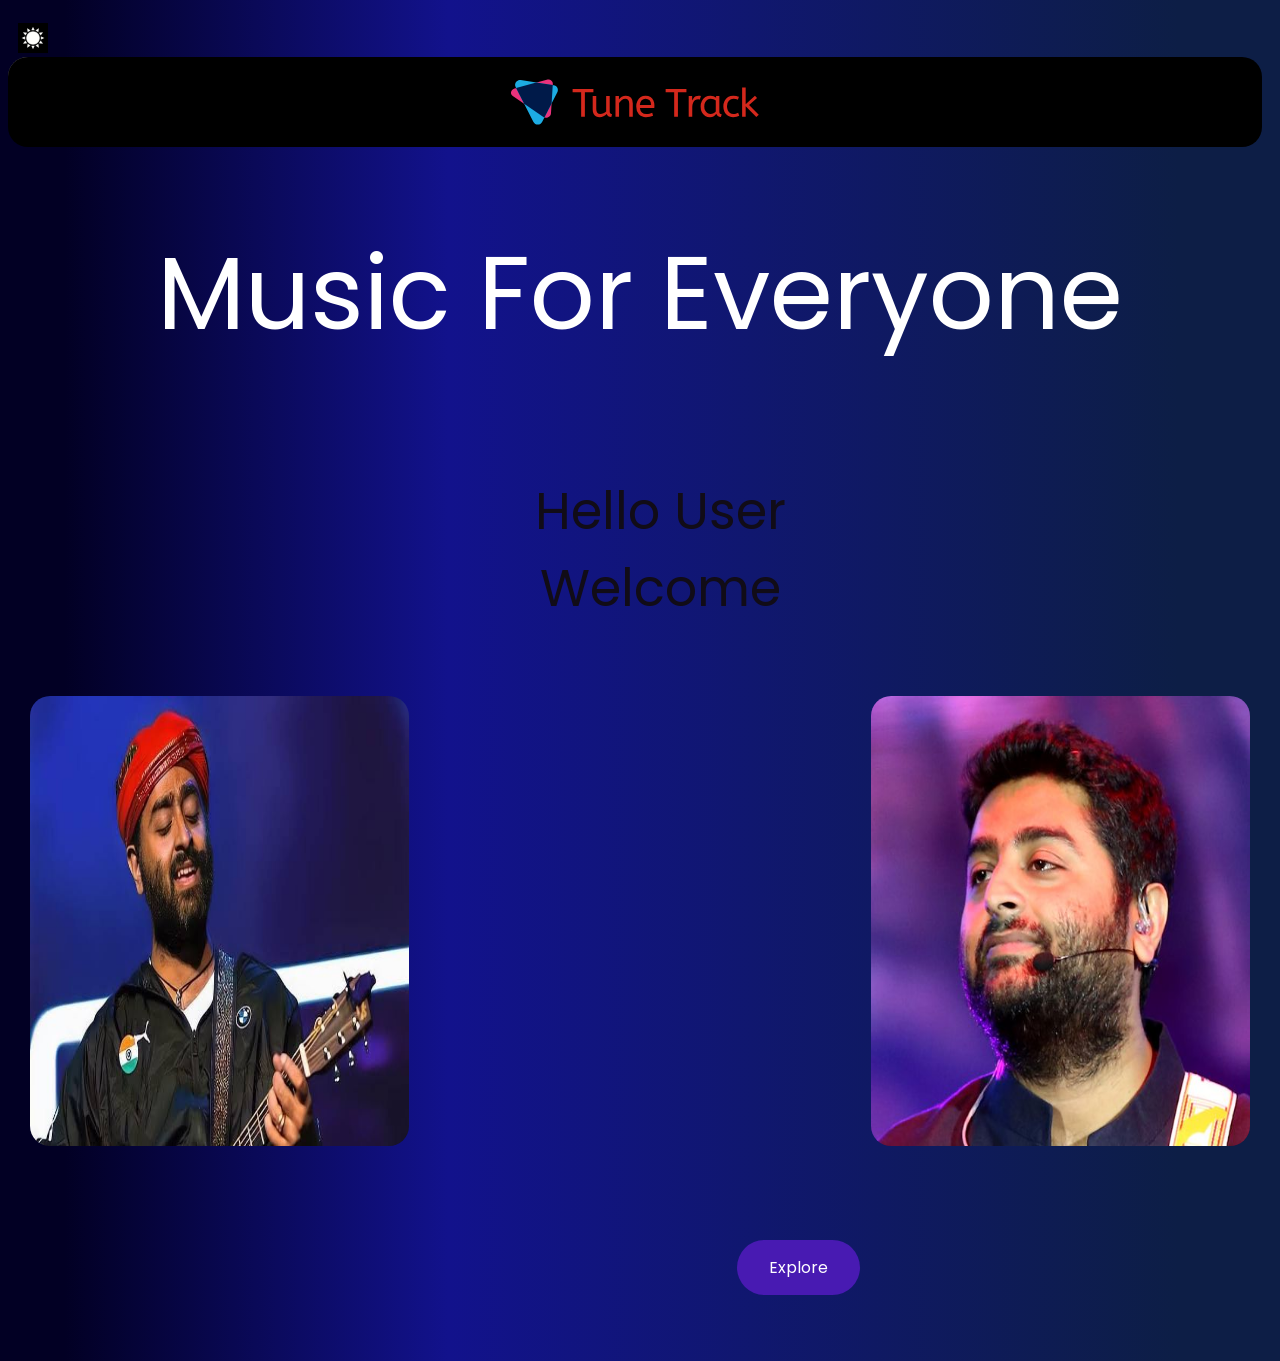
<file: home-page/home.html>
<!DOCTYPE html>
<html lang="en">

<head>
    <meta charset="UTF-8">
    <meta http-equiv="X-UA-Compatible" content="IE=edge">
    <meta name="viewport" content="width=device-width, initial-scale=1.0">
    <title>Home</title>
    <link rel="stylesheet" href="home.css">
    <link rel="stylesheet" href="https://unpkg.com/aos@next/dist/aos.css" />
    <link rel="icon" type="image/x-icon" href="/images/favicon.svg">
</head>

<body>
    <div class="light_dark">
        <img src="sun-icon.png" alt="" id="icon">
     </div>
    <audio src="kano-pichu-dako.mp3" class="myAudio" autoplay loop volume="1"></audio>
    <div class="nav-bar">
        <!-- <div class="vid">
            <video src="./Spotify.mp4" autoplay loop muted></video>-->
             <img height="150" width="250" src="/images/logo.svg" alt="">
        </div>
       
        <div class="signup-login">
            <a href="../sign-in-and-login/sign_up_form.html"><button class="signup">Sign Up</button></a>
            <a href="../sign-in-and-login/login_form.html"><button class="login">Login</button></a>
        </div>
    </div>

    <br>

    <!-- <div class="melody">
        <img src="./mel.png" alt="">
    </div> -->
    <p class="intro" data-aos="fade-up">Music For Everyone</p>
    <div class="wrapper">
        <ul class="dynamic">
            <li><span>Hello User</span></li>
            <li class="say"><span>Welcome To Say Music</span></li>
        </ul>
        <br>
    </div>

    <div class="container" data-aos="fade-in">
        <div class="box one" data-aos="fade-left">
            <div class="card">
                <div class="front-card">
                    <img src="./arijit.jpeg" alt="">
                </div>
                <div class="back-card fst">
                    Say Music is a Tune Track dedicated to the all time no. 1 singer Arijit Singh
                </div>
            </div>
        </div>
        <div class="box two" data-aos="fade-left">

            <div class="card mid">
                <div class="front-card">
                    <iframe src="https://giphy.com/embed/RNsy0PmZj6Ajpff1Qm" width="80%" height="80%"
                        style="position:absolute" frameBorder="0" class="giphy-embed"></iframe>
                </div>
                <div class="back-card">
                    Experience the magical voice of Arijit Singh
                </div>
            </div>
        </div>
        <div class="box three" data-aos="fade-right">
            <div class="card">
                <div class="front-card">
                    <img src="./singh.jpg" alt="">
                </div>
                <div class="back-card fst">
                    Say Music is the one stop solution for all Arijit fans
                </div>
            </div>
        </div>
    </div>
    <br><br>
    <div class="end-grid">
        <div class="end-text" data-aos="fade-right">
            Your music.<br>Your podcast.<br>Your Home.
        </div>
        <div class="press">
            <a href="../index.html" class="snake-button">Explore</a>
        </div>
    </div>

</body>
<script src="home.js"></script>
<script src="https://unpkg.com/aos@next/dist/aos.js"></script>
<script>
    AOS.init({
        duration: 1000,
    });
</script>

</html>
</file>
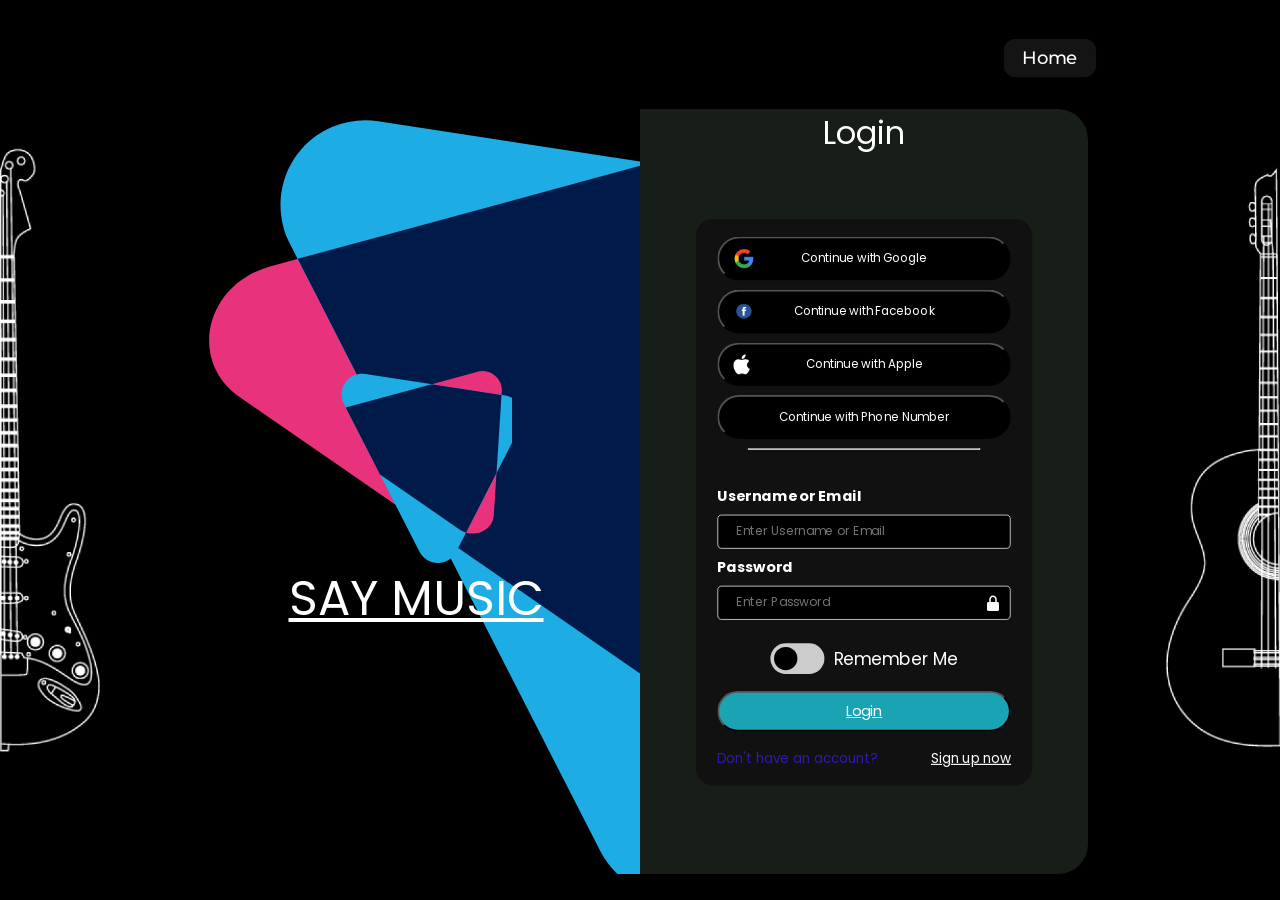
<file: sign-in-and-login/login_form.html>
<!DOCTYPE html>
<html lang="en">

<head>
    <meta charset="UTF-8">
    <meta http-equiv="X-UA-Compatible" content="IE=edge">
    <meta name="viewport" content="width=device-width, initial-scale=1.0">
    <title>Login</title>
    <link rel="shortcut icon" href="/images/favicon.svg" type="image/x-icon">
    <link href='https://unpkg.com/boxicons@2.1.4/css/boxicons.min.css' rel='stylesheet'>
    <link rel="stylesheet" href="login_form.css">
    <link rel="stylesheet" href="https://unpkg.com/aos@next/dist/aos.css" />
    <link rel="icon" type="image/x-icon" href="favicon.svg">

    <style>
        @import url('https://fonts.googleapis.com/css2?family=Montserrat:wght@100;200;300;400;500;600;700;800;900&display=swap');

        .home {
            background: rgb(21, 20, 20);
            border-radius: 20px;
            padding: 1%;
            float: left;
            display: flex;
            font-family: 'Montserrat', sans-serif;
            align-items:center;
            width:max(10vw,10vh);
            height: max(3vw,3vh);
            font-size: 2.3vw;
            font-weight:500;
            justify-content: center;
            position: relative;
            overflow: hidden;
            transition: 0.8s;
            z-index: 10;
            position: fixed;
            top:0;
            right:10%;
            scale:0.6;
            
        }

        .home:hover{
            color:black;
            font-weight:700;
            /* text-shadow: 0 0 5px black; */
        }

        .home::before{
            content:"";
            position:absolute;
            width:0%;
            height:0%;
            left:50%;
            background: #2f068f;
            z-index: -1;
            transition: 0.8s;
            top:50%;
            border-radius: 50%;
        }

        .home:hover::before{
            width: 400%;
            height: 400%;
            scale:200%;
            
        }

        .header,
        .topcard,
        .home {
            margin: 2vw;
        }
    </style>
</head>

<body>


    <div class="header">
        <!-- <div class="vid">
            <video src="./Spotify.mp4" autoplay loop muted></video>
        </div> -->
    </div>

    <a href="../index.html"><div class="home">
        Home
    </div></a>
    

    
    <div class="topcard">
        <div class="rightcard">
            <a href="../index.html">
                <div id="log-bg">
                    <div class="logo-photo">

                    </div>
                    <p id="sm">SAY MUSIC</p>
                    
                </div>
            </a>
            

        </div>
        <div class="leftcard">
            <div class="login-header" data-aos="fade-up">
                <p>Login</p>
            </div>
            

            <br>
            <div class="login-box" data-aos="zoom-in">
                <div class="login-options">



                    <button id="nbtn2"> <img src="./google.png" height="25px" width="25px" alt=""> Continue with Google</button>

                    <button id="nbtn2"> <img src="./facebook.png" height="30px" width="30px" alt=""> Continue with
                        Facebook</button>

                    <button id="nbtn2"> <img src="./apple.png" height="25px" width="22px" alt=""> Continue with Apple</button>

                    <button id="nbtn2"> Continue with Phone Number</button>

                </div>
                <hr>
                <form name="loginForm" class="lform">
                    <div class="container">
                        <label for="uname"><b>Username or Email</b></label>
                        <input type="text" placeholder="Enter Username or Email" name="uname" id="name" required>
                        <p id="errormsg1" class="errormsg"></p>
                        <label for="psw"><b>Password</b></label>
                        <div class="passw">
                            <input type="password" placeholder="Enter Password" name="psw" required>
                             <i class='bx bxs-lock-alt' id="lock"></i>
                        </div>
                        <p id="errormsg2" class="errormsg"></p>
                    </div>
                    <div class="remember-me">
                        <label class="switch">
                            <input type="checkbox">
                            <span class="slider round"></span>
                        </label>
                        <p>Remember Me</p>
                    </div>
                    <div class="login-button">
                        <a href=""><button id="nbtn" type="submit" onclick="return validateForm()"
                                style="cursor: pointer;">Login</button></a>
                    </div>
                    <div class="log">
                        <p>Don't have an account?</p>
                        <a href="./sign_up_form.html">
                            <p><u>Sign up now</u></p>
                        </a>
                    </div>

                </form>
            </div>
        </div>
        
    </div>



    <img src="./guitar-1.png" class="guitar one" alt="">
    <img src="./guitar-2.png" class="guitar two" alt="">
</body>

<script src="https://unpkg.com/aos@next/dist/aos.js"></script>
<script src="./login_form.js"></script>
<script>
    let password = document.getElementById("psw");
    let lock = document.getElementById("lock");
    lock.onclick = function () {
        if (password.type == "password") {
            password.type = "text";
            lock.classList.remove("bxs-lock-alt");
            lock.classList.add("bxs-lock-open-alt");
        }
        else {
            password.type = "password";
            lock.classList.remove("bxs-lock-open-alt");
            lock.classList.add("bxs-lock-alt");
        }
    }
    AOS.init();
</script>

</html>
</file>
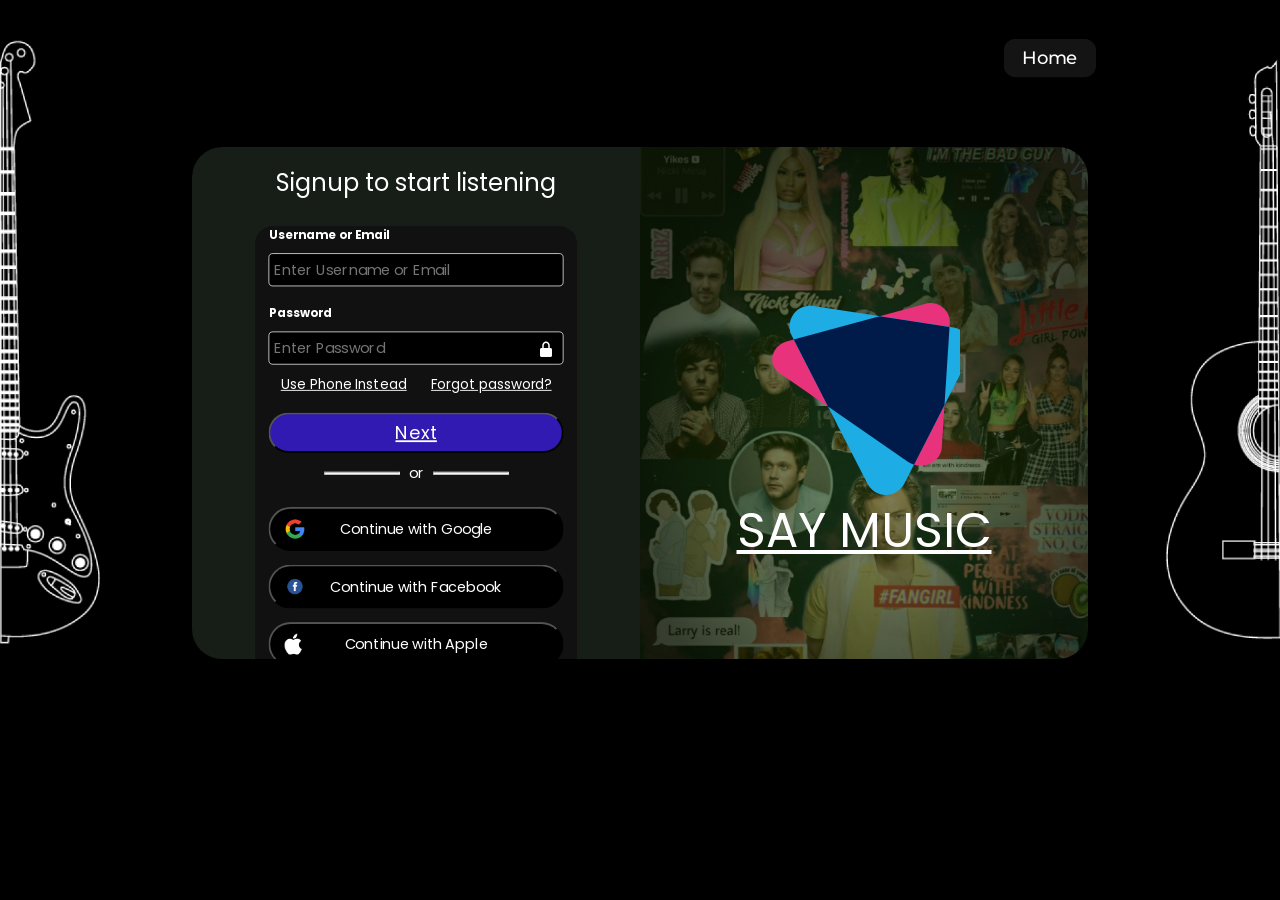
<file: sign-in-and-login/sign_up_form.html>
<!DOCTYPE html>
<html lang="en">

<head>
    <meta charset="UTF-8">
    <meta http-equiv="X-UA-Compatible" content="IE=edge">
    <meta name="viewport" content="width=device-width, initial-scale=1.0">
    <title>Sign up</title>
    <link rel="shortcut icon" href="/images/favicon.svg" type="image/x-icon">
    <link href='https://unpkg.com/boxicons@2.1.4/css/boxicons.min.css' rel='stylesheet'>
    <link rel="stylesheet" href="sign_up_form.css">
    <link rel="stylesheet" href="https://unpkg.com/aos@next/dist/aos.css" />
    <link rel="icon" type="image/x-icon" href="/images/favicon.svg">
    <style>
        @import url('https://fonts.googleapis.com/css2?family=Montserrat:wght@100;200;300;400;500;600;700;800;900&display=swap');

        .home {
            background: rgb(21, 20, 20);
            border-radius: 20px;
            padding: 1%;
            float: left;
            display: flex;
            font-family: 'Montserrat', sans-serif;
            align-items:center;
            width:max(10vw,10vh);
            height: max(3vw,3vh);
            font-size: 2.3vw;
            font-weight:500;
            justify-content: center;
            position: relative;
            overflow: hidden;
            transition: 0.8s;
            z-index: 10;
            position: fixed;
            top:0;
            right:10%;
            scale:0.6;
            
        }

        .home:hover{
            color:black;
            font-weight:700;
            /* text-shadow: 0 0 5px black; */
        }

        .home::before{
            content:"";
            position:absolute;
            width:0%;
            height:0%;
            left:50%;
            background: #331ab2;
            z-index: -1;
            transition: 0.8s;
            top:50%;
            border-radius: 50%;
        }

        .home:hover::before{
            width: 400%;
            height: 400%;
            scale:200%;
            
        }

        .header,
        .topcard,
        .home {
            margin: 2vw;
        }
    </style>
</head>

<body>
    <div class="header">
        <!-- <div class="vid">
            <video src="./Spotify.mp4" autoplay loop muted></video>
        </div> -->
    </div>

    <a href="../index.html"><div class="button home">
        Home
    </div></a>
    <div class="topcard">
        <div class="leftcard">
            <div class="login-header" data-aos="fade-up">
                <p>Signup to start listening</p>
            </div>


            <div class="login-box" data-aos="zoom-in">


                <form name="loginForm" class="lform">
                    <div class="container">
                        <label for="uname"><b>Username or Email</b></label>
                        <input type="text" placeholder="Enter Username or Email" name="uname" id="name" required>
                        <p id="errormsg1" class="errormsg"></p>
                        <label for="psw"><b>Password</b></label>
                        <div class="passw">
                            <input type="password" id="psw" placeholder="Enter Password" name="psw" required>
                            <i class='bx bxs-lock-alt' id="lock"></i>
                        </div>
                        <p id="errormsg2" class="errormsg"></p>
                    </div>
                    <div class="use-phn">
                        <a>
                            <p><u>Use Phone Instead</u></p>
                        </a>
                        <a>
                            <p><u>Forgot password?</u></p>
                        </a>
                    </div>

                    <div class="login-button">
                        <a href=""><button id="nbtn" type="submit" onclick="return validateForm()">Next</button></a>
                    </div>
                    <div class="hr-line">
                        <hr>
                        <p>or</p>
                        <hr>
                    </div>

                    <div class="login-options">

                        <button id="nbtn2"> <img src="./google.png" height="25px" width="25px" alt=""> Continue with
                            Google</button>

                        <button id="nbtn2"> <img src="./facebook.png" height="30px" width="30px" alt=""> Continue with
                            Facebook</button>

                        <button id="nbtn2"> <img src="./apple.png" height="25px" width="22px" alt=""> Continue with Apple</button>
                    </div>
                    <div class="log">
                        <p>Already have an account?</p>
                        <a href="./login_form.html">
                            <p><u>Log in now</u></p>
                        </a>
                    </div>
                </form>
            </div>
        </div>
        <div class="rightcard">
            <a href="../index.html">
                <div id="log-bg">
                    <div class="logo-photo"></div>
                    <p id="sm">SAY MUSIC</p>
                </div>
            </a>

        </div>
    </div>



    <img src="./guitar-1.png" class="guitar one" alt="">
    <img src="./guitar-2.png" class="guitar two" alt="">
    <script src="signUp.js"></script>
</body>
<!-- <script src="./login_form.js"></script> -->
<script src="https://unpkg.com/aos@next/dist/aos.js"></script>
<script>
    let password = document.getElementById("psw");
    let lock = document.getElementById("lock");
    lock.onclick = function () {
        if (password.type == "password") {
            password.type = "text";
            lock.classList.remove("bxs-lock-alt");
            lock.classList.add("bxs-lock-open-alt");
        }
        else {
            password.type = "password";
            lock.classList.remove("bxs-lock-open-alt");
            lock.classList.add("bxs-lock-alt");
        }
    }
    AOS.init();
</script>

</html>
</file>
<file: home-page/home.css>
@import url('https://fonts.googleapis.com/css2?family=Poppins:wght@700&display=swap');

body{
    /* background-color: black; */background: #020024;
background: linear-gradient(90deg, rgba(2, 0, 36, 1) 5%, rgb(18, 18, 140) 35%, rgb(13, 30, 70) 92%);
}

.nav-bar{
    position: absolute;
    display: flex;
    align-items: center;
    justify-content: space-around;
    /* background-color: rgba(17,17,17,1); */
    /* background-color: black; */
    background-color: var(--background-color2);
    height: 10vh;
    width: 98vw;
    gap: 50vw;
    border-radius: 20px;
}

.nav-bar > img{
    height: 50px;
}

.vid{
    position: relative;
    height: 20vh;
    width: 10vw;
}

.vid > video {
    position: absolute;
    top: 0;
    left: 0;
    width: 100%;
    height: 100%;
    object-fit:cover;
    
  }

.signup, .login{
    /* position: absolute; */
    background-color: black;
    padding: 10px;
    border-radius: 20px;
    color: white;
    font-weight: 600;
    width: 100px;
    cursor: pointer;
}

.login{
    background-color: #751ab2;
}

.intro{
    text-align: center;
    /* color: white; */
    color: var(--primary-color1);
    font-family: 'Poppins', sans-serif;
    font-size: 8vw;
}

.wrapper{
    color: #110c17
}

.dynamic {
    list-style: none;
    text-align: center;
    font-family: 'Poppins', sans-serif;
    font-size: 4vw;
}

.end-grid{
    display: grid;
    grid-template-columns: 1fr 3fr;
}

.press{
    display: flex;
    justify-content: center;
    align-items: center;
}



.container{
    display: flex;
    align-items: center;
    justify-content: space-evenly;
    gap: 20px;
}

.box{
    background-color: transparent;
    height: 50vh;
    width: 30%;
}

/* .two{
    display: flex;
    align-items: center;
    justify-content: center;
    position: relative;
} */

.card{
    position: relative;
    display: flex;
    justify-content: center;
    align-items: center;
    border-radius: 20px;
    height: 100%;
    width: 100%;
    transform-style: preserve-3d;
    transition: all 0.5s ease;

}

.card:hover{
    transform: rotateY(180deg);
}

.front-card{
    position: absolute;
    display: flex;
    justify-content: center;
    align-items: center;
    border-radius: 20px;
    width: 100%;
    height: 100%;
    backface-visibility: hidden;
}

.front-card > img{
    position: absolute;
    width: 100%;
    height: 100%;
    border-radius: 20px;
    
}

.album{
    position: absolute;
    height: 50px;
    width: 50px;
    border-radius: 50%;
    left: 60px;
}

.mid{
    background-color: transparent;
    transition: all 0.1s ease;
}



.back-card{
    display: flex;
    align-items: center;
    justify-content: center;
    position: absolute;
    border-radius: 20px;
    width: 100%;
    height: 100%;
    backface-visibility: hidden;
    overflow: hidden;
    font-family: 'Poppins', sans-serif;
    background-color: rgba(17,17,17,1);
    transform: rotateY(180deg);
    color: aliceblue;
    font-size: 45px;
    text-align: center;
}

.fst{
    padding: 20px;
    font-size: 30px;
}

.mid > .back-card{
    font-family: 'Poppins', sans-serif;
    background-color: rgba(17,17,17,1);
}

.end-text{
    display: inline-block;
    font-family: 'Poppins', sans-serif;
    color: white;
    font-size: 3vw;
}



.snake-button {
    background-color: #481ab2;
    font-family: 'Poppins', sans-serif;
    border: none;
    color: white;
    padding: 15px 32px;
    text-align: center;
    text-decoration: none;
    display: inline-block;
    font-size: 16px;
    margin: 4px 2px;
    cursor: pointer;
    border-radius: 50px;
    animation: snake 2s infinite;
  }
  
  @keyframes snake {
    0% {
      box-shadow: 0 0 0 0 rgba(64, 32, 178, 0.7);
    }
  
    25% {
      box-shadow: 0 0 0 10px rgba(64, 32, 178, 0.7);
    }
  
    50% {
      box-shadow: 0 0 0 20px rgba(64, 32, 178, 0.7);
    }
  
    75% {
      box-shadow: 0 0 0 10px rgba(64, 32, 178, 0.7);
    }
  
    100% {
      box-shadow: 0 0 0 0 rgba(64, 32, 178, 0.7);
    }
  }

@media (max-width: 1226px) {
    .nav-bar{
        position: relative;
        top: 0.2vh;
        height: 150px;
        display: flex;
        /* width: 3vw; */
        justify-content: center;
    }
    /* .container{
        display: flex;
        flex-direction: column;
        align-items: center;
        justify-content: center;
    } */
    .vid{
        position: relative;
        width: 25vw;
        height: 10vh;
    }

    .intro{
        position: relative;
    }

    .signup-login{
        display: flex;
        flex-direction: column;
        gap: 10px;
    }

    .signup, .login{
        width: 70px;
        height: 40px;
        padding: 5px;
    }
}

::-webkit-scrollbar {
    width: 15px;
}

::-webkit-scrollbar-track {
    /* background: linear-gradient(#7ab6e0,#7ab6e0,#7ab6e0,#ffffff, #edbb00 #ffffff,#7ab6e0,#7ab6e0, #7ab6e0); */
    background: linear-gradient(#00107a, #115dc0, #2b82df, rgba(17, 17, 17, 0.8));
    border-radius: -20px;
}

::-webkit-scrollbar-thumb {
    background: linear-gradient(#370ab5, #2350d5);
    border-radius: 20px;
    border: 2px solid #000;
}


@media (max-width: 800px){
    .container{
        flex-direction: column;
        justify-content: center;
        align-items: center;
    }

    .front-card > img{
        height: 50vh;
    }
    .container{
        gap: 5vh;
    }

    .box{
        height: 300px;
        width: 300px;
    }

    /* .card{
        top: 20vh;
        height: 100px;
        width: 90vw;
    } */

    .front-card{
        height: 300px;
        width: 400px;
    }

    .back-card{
        height: 300px;
        width: 300px;
    }

    .end-grid{
        position: relative;
        top: 30px;
        display: flex;
        flex-direction: column;
        align-items: center;
        justify-content: center;

    }
}


#icon {
    width: 30px;
    height: 30px;
    cursor: pointer;
    margin-top: 15px;
    margin-left: 10px;
  }
  
  #icon:hover {
    transform: scale(1.1);
  }

  .end-text{
    /* color: white; */
    color: var(--primary-color2);
  }

  :root{
    --background-color1:black;
    --background-color2:black;
    --primary-color1:white;
    --primary-color2:white;
  }
  .dark-theme{
    --background-color1:white;
    --background-color2:white;
    --primary-color1:black;
    --primary-color2:black;
  }
</file>
<file: sign-in-and-login/login_form.css>
@import url('https://fonts.googleapis.com/css2?family=Poppins:wght@700&display=swap');

* {
    margin: 0;
    padding: 0;
    color: white;
    font-family: 'Poppins', sans-serif;
}

body {
    background-color: black;
    display: flex;
    flex-direction: column;
    align-items: center;
    justify-content: center;
    /* overflow-y: scroll; */
}


.header {
    display: flex;
    align-items: center;
    justify-content: center;
    height: 15vh;
    /* background-color: aqua; */
    border-radius: 20px;
}

.vid {
    position: relative;
    height: 20vh;
    width: 20vw;
}

.vid>video {
    position: absolute;
    top: 0;
    left: 0;
    width: 100%;
    height: 100%;
    object-fit: cover;

}

p {
    font-size: 3rem;
    text-align: center;
}

.login-box {
    position: relative;
    display: flex;
    flex-direction: column;
    align-items: center;
    justify-content: center;
    /* left: 35%; */
    height: 90vh;
    min-width: 30vw;
    background-color: rgba(17, 17, 17, 1);
    border-radius: 20px;
    /* border:2px solid aqua; */
    scale:0.9;
    gap: 20px;
}

.login-options {
    display: flex;
    flex-direction: column;
    align-items: center;
    gap: 15px;
}

.login-options button {
    cursor: pointer;
}

.errormsg {
    text-align: left;
    font-size: 15px;
    font-weight: normal;
    color: red;
    display: flex;
    max-width: 327px;
    word-wrap: break-word;

}

hr {
    /* background-color: aqua; */
    width: 20vw;
}

button {
    /* position: absolute; */
    display: flex;
    gap: 10px;
    justify-content: center;
    align-items: center;
    top: 10px;
    width: 20vw;
    height: 7vh;
    border-radius: 30px;
    background-color: black;
}

.container {
    display: flex;
    flex-direction: column;
}

input[type=text],
input[type=password] {
    width: 20vw;
    padding: 12px 20px;
    margin: 8px 0;
    display: inline-block;
    border: 1px solid #ccc;
    box-sizing: border-box;
    border-radius: 5px;
    background-color: black;
    color: #fff;
}

.login-button>button {
    background-color: #1a66b2;
}

.switch {
    position: relative;
    display: inline-block;
    width: 60px;
    height: 34px;
}

.switch input {
    opacity: 0;
    width: 0;
    height: 0;
}

.slider {
    position: absolute;
    cursor: pointer;
    top: 0;
    left: 0;
    right: 0;
    bottom: 0;
    background-color: #ccc;
    -webkit-transition: .4s;
    transition: .4s;
    border-radius: 20px;
}

.slider:before {
    position: absolute;
    content: "";
    height: 26px;
    width: 26px;
    left: 4px;
    bottom: 4px;
    background-color: black;
    -webkit-transition: .4s;
    transition: .4s;
    border-radius: 20px;
}

input:checked+.slider {
    background-color: #1a57b2;
}

input:focus+.slider {
    box-shadow: 0 0 1px #1a73b2;
}

input:checked+.slider:before {
    -webkit-transform: translateX(26px);
    -ms-transform: translateX(26px);
    transform: translateX(26px);
}

.remember-me {
    display: flex;
    align-items: center;
    justify-content: center;
    gap: 10px;
}

.remember-me>p {
    font-size: 1.2rem;
}

.lform {
    display: flex;
    flex-direction: column;
    gap: 10px;
}

.passw {
    display: flex;
    align-items: center;
    position: relative;
}

.passw i {
    position: absolute;
    right: 0;
    transform: translate(-50%);
    font-size: 20px;
}

#lock {
    cursor: pointer;
}

#toggle-password {
    position: absolute;
    top: 50%;
    right: 0;
    transform: translateY(-50%);
    cursor: pointer;
}

::-webkit-scrollbar {
    width: 15px;
}

::-webkit-scrollbar-track {
    background: black;
}

::-webkit-scrollbar-thumb {
    /* background: #1AB26B; */
    background: transparent;
    border-radius: 10px;
}

.guitar {
    position: absolute;
    height: 100vh;
}

.one {
    position: fixed;
    left: 0px;
}

.two {
    position: fixed;
    right: 0px;
}

button[type=submit] {
    background-color: #1aa3b2;
    font-size: 20px;
}

.log {
    display: flex;
    justify-content: space-between;
}

.log>p,
.log>a>p {
    font-size: 15px;
    color: #2e1ab2;
}

a:hover {
    cursor: pointer;
}

/* @media screen and (max-width:850px) { */

.header {
    height: 6vh;
}

.vid {
    height: inherit;
}

.login-header{
    margin-bottom:5px;
}

.login-header>p {
    font-size: 2rem;
}

.login-box {
    min-width: max-content;
    height: 70vh;
}

.login-options {
    gap: unset;
    width: 100%;
    padding: 0 1rem;
    box-sizing: border-box;
    height: 40%;
    justify-content: space-around;
}

.login-options>button {
    width: 100%;
    position: relative;
    height: 25%;
    /* margin: 10px 0; */
    margin-top: 10px;
    font-size: small;
}

.login-options>button>img {
    height: 50%;
    width: unset;
    position: absolute;
    left: 5%;
}

.lform {
    padding: 0 1rem;
    box-sizing: border-box;
    height: 60%;
    width: 100%;
    gap: unset;
    justify-content: space-evenly;
    /* font-size: x-small; */
}

.lform>.container input {
    width: -webkit-fill-available;
    padding: 8px 20px;
}



.login-button button {
    font-size: 1rem;
    width: 100%;
    height: 5vh;
}

input:checked+.slider:before {
    right: 2px;
    left: unset;
    -webkit-transform: unset;
    -ms-transform: unset;
    transform: unset;
}



.guitar {
    z-index: -1;
}

.login-box {
    width: max-content;
    padding: 0 .5rem;
}

body {
    height: 100vh;
    
}

::-webkit-scrollbar {
    width: 15px;
}

::-webkit-scrollbar-track {
    /* background: linear-gradient(#7ab6e0,#7ab6e0,#7ab6e0,#ffffff, #edbb00 #ffffff,#7ab6e0,#7ab6e0, #7ab6e0); */
    background: linear-gradient(#00107a, #115dc0, #2b82df, rgba(17, 17, 17, 0.8));
    border-radius: -20px;
}

::-webkit-scrollbar-thumb {
    background: linear-gradient(#370ab5, #2350d5);
    border-radius: 20px;
    border: 2px solid #000;
}



.commonAttr {
    width: 100% !important;
}

.topcard {
    display: flex;
    flex-direction: row;
    border-radius: 30px;
    justify-content: center;
    width: 70vw;
    overflow:hidden;
    justify-content: center;
    /* min-width: 60vw; */
    flex-wrap: wrap;
    height: 100vw;
    transition: cubic-bezier(0.87, -0.02, 0, 1.06) 0.2s;
    
}

.topcard:hover {
    box-shadow: 0px 0px 30px rgb(104, 65, 125);
}



.leftcard,
.rightcard {
    width: 50%;
}

.leftcard {
    background: rgb(23, 30, 23);
    padding-bottom: 10%;
    display: flex;
    justify-content: center;
    flex-direction: column;
    border-radius: 0 30px 30px 0;
}

.button{
    z-index: 2;
}

.rightcard {

    border-radius: 30px 0px 0px 30px;
    z-index: -1;
    padding-bottom: 10px ;
    /* border:2px solid blue; */

}

#log-bg {
    height: 100%;
    background-image: url("/images/favicon.svg");
    background-size: cover;
    display: flex;
    /* filter: brightness(1); */
    justify-content: center;
    align-items: center;
    flex-direction: column;
}





.login-box {
    position: relative;
    display: flex;
    flex-direction: column;
    align-items: center;
    justify-content: center;
    /* left: 35%; */
    background-color: rgba(17, 17, 17, 1);
    border-radius: 20px;
    margin: auto;
    width: 80%;

    transition: ease-in-out 2s;

}

#nbtn:hover{
    scale:1;
    transition: cubic-bezier(0.075, 0.82, 0.165, 1) 0.3s;
    background-color: #5637de;
}

#nbtn2{
    transition: cubic-bezier(0.075, 0.82, 0.165, 1) 0.3s;
}

#nbtn2:hover{
    background-color: rgb(60, 60, 60);
}

#ntxt{
    transition: cubic-bezier(0.075, 0.82, 0.165, 1) 0.3s;
    color:grey;
}



/* .login-box:hover{
    transition: ease-in-out 2s;
    box-shadow: 0px 0px 20px white;
} */


.logo-photo {
    background-image: url("/images/favicon.svg");
    width: 15vw;
    min-width: 60px;
    height: 15vw;
    min-height: 60px;
    background-size: cover;
    background-repeat: no-repeat;
}

.logo-photo:hover {
    cursor: pointer;
}

::-webkit-scrollbar {
    width: 15px;
}

::-webkit-scrollbar-track {
    /* background: linear-gradient(#7ab6e0,#7ab6e0,#7ab6e0,#ffffff, #edbb00 #ffffff,#7ab6e0,#7ab6e0, #7ab6e0); */
    background: linear-gradient(#491ed7, #1d08da, #196cc0, rgba(17, 17, 17, 0.8));
    border-radius: -20px;
}

::-webkit-scrollbar-thumb {
    background: linear-gradient(#1e49d7, #2419c0);
    border-radius: 20px;
    border: 2px solid #000;
}

@media screen and (min-width:320px) and (max-width: 1100px) {
    .topcard {
        width: 60vw;
        background-image: url("loginbg.png");
        background-size: cover;
        border-radius: 10px;
        height: fit-content;
        padding: 6%;
        width: fit-content;
    }

    .leftcard {
        /* border: 2px solid red; */
        border-radius: 10px;
        margin: auto;
        width: 100%;
        height: 100%;
        scale: 1;
        padding: 4%;
    }

    .login-box {
        padding: 4%;
        padding-left: 0%;
    }

    .rightcard {
        display: none;
    }

}

@media screen and (min-width:1101px) and (max-width: 1320px) {
    .login-box {
        scale: 0.9;
    }

}


@media screen and (min-width:900px) and (max-width:1100px) {
    .login-box {
        height: 50vh;
    }
    .home{
        width: 20vw;
        height: 6vw;
    }

}


@media screen and (min-width:601px) and (max-width:899px)  {
    .login-box {
        height: 50vh;
    }
    .home{
        width: 30vw;
        height: 9vw;
        font-size: 5vw;
        right:5%;
        /* border:8px solid blue; */
    }

    .header{
        width:25vw;
        height:10vw;
        /* border:8px solid blue; */
        /* overflow:hidden; */
    }
    .header video{
        scale:1.9;
        z-index: 10;
        /* border:2px solid red; */
    }

}


@media screen and (min-width:381px) and (max-width:600px) {

    .log>p,
    .log>a>p {
        font-size: small;
    }

    .login-button button {
        font-size: 1rem;
    }

    .remember-me>p {
        font-size: x-small;
    }

    .lform {
        font-size: x-small;
    }

    .remember-me {
        justify-content: flex-start;
    }

    .switch {
        width: unset;
        aspect-ratio: 2/1;
        height: 90%;
    }

    .slider::before {
        height: 80%;
        width: unset;
        left: 2px;
        bottom: 10%;
        aspect-ratio: 1/1;
        top: 10%;
    }



    .login-button button {
        /* font-size: 1rem; */
        width: 100%;
        height: 5vh;
    }

    input:checked+.slider:before {
        right: 2px;
        left: unset;
        -webkit-transform: unset;
        -ms-transform: unset;
        transform: unset;
    }
    
    .home{
        width: 50vw;
        height: 15vw;
        font-size: 5vw;
        right:5%;
        z-index: 40;
        /* border:8px solid blue; */
    }

    .header{
        width:25vw;
        height:10vw;
        z-index:-10;
        /* border:8px solid blue; */
        overflow:hidden;
        background:#ccc;
    }
    .header video{
        scale:1.9;
        z-index: 01;
        /* border:2px solid red; */
    }

}

@media(max-width:380px) {
    .topcard {
        width: 100%;
        padding: 0;
    }

    .leftcard {
        width: 100% !important;
        margin: auto;
        
        display: block;
    }

    .login-header {
        width: 100%;
        text-align: center;
        margin-bottom:5px;
        
    }

    .login-box {
        width: 100%;
        margin: auto;
    }

    .home{
        width: 50vw;
        height: 15vw;
        font-size: 5vw;
        right:-10%;
        top:3%;
        z-index: 40;
        /* border:8px solid blue; */
    }

    .header{
        width:25vw;
        height:10vw;
        z-index:-10;
        /* border:8px solid blue; */
        overflow:hidden;
        background:#ccc;
    }
    .header video{
        scale:1.9;
        z-index: 01;
        /* border:2px solid red; */
    }

}
</file>
<file: sign-in-and-login/sign_up_form.css>
@import url('https://fonts.googleapis.com/css2?family=Poppins:wght@700&display=swap');

* {
    margin: 0;
    padding: 0;
    color: white;
    font-family: 'Poppins', sans-serif;
}

body {
    /* background-color: rgb(16, 116, 3); */
    background-color: black;
    ;
    display: flex;
    flex-direction: column;
    align-items: center;
    justify-content: center;
}

.header {
    display: flex;
    align-items: center;
    justify-content: center;
    height: 4.4em;
    background-color: aqua;
    border-radius: 20px;
    margin: 4vh;
}

.errormsg {
    text-align: left;
    font-size: 15px;
    font-weight: normal;
    color: red;
    display: flex;
    max-width: 327px;
    word-wrap: break-word;

}

.vid {
    position: relative;
    height: 20vh;
    width: 20vw;
}

.vid>video {
    position: absolute;
    top: 0;
    left: 0;
    width: 100%;
    height: 100%;
    object-fit: cover;

}

p {
    font-size: 3rem;
    text-align: center;
}

.passw {
    display: flex;
    align-items: center;
    position: relative;
}

.passw i {
    position: absolute;
    right: 0;
    transform: translate(-50%);
    font-size: 20px;
}

#lock {
    cursor: pointer;
}

.login-options {
    display: flex;
    flex-direction: column;
    align-items: center;
    gap: 15px;
}

.login-options button {
    cursor: pointer;
}

#nbtn2{
    transition: cubic-bezier(0.075, 0.82, 0.165, 1) 0.3s;
}

#nbtn2:hover{
    background-color: rgb(60, 60, 60);
}

#ntxt{
    transition: cubic-bezier(0.075, 0.82, 0.165, 1) 0.3s;
    color:grey;
}

.hr-line {
    display: flex;
    align-items: center;
    justify-content: center;
    gap: 10px;
}

.hr-line>p {
    font-size: 1rem;
}

hr {
    background-color: white;
    width: 25%;
    height: 1%;
}

.use-phn {
    display: flex;
    justify-content: space-between;
}

.log {
    display: flex;
    justify-content: space-between;
}

.log>p,
.log>a>p {
    font-size: 15px;
    color: #5e1ab2;
}

.use-phn>a>p {
    font-size: 15px;
    color: #631ab2;
}

a:hover {
    cursor: pointer;
}

button {
    /* position: absolute; */
    display: flex;
    gap: 10px;
    justify-content: center;
    align-items: center;
    top: 10px;
    width: 20vw;
    height: 7vh;
    border-radius: 30px;
    background-color: black;
    transition: box-shadow 0.3s ease-in-out;
}


.container {
    display: flex;
    flex-direction: column;
}

input[type=text],
input[type=password] {
    width: 20vw;
    padding: 12px 20px;
    margin: 8px 0;
    display: inline-block;
    border: 1px solid #ccc;
    box-sizing: border-box;
    border-radius: 5px;
    background-color: black;
    color: #fff;
}

.login-button>button {
    background-color: #781ab2;
}
#nbtn:hover{
    scale:1;
    background-color: #7f37de;
}

.switch {
    position: relative;
    display: inline-block;
    width: 60px;
    height: 34px;
}

.switch input {
    opacity: 0;
    width: 0;
    height: 0;
}

.slider {
    position: absolute;
    cursor: pointer;
    top: 0;
    left: 0;
    right: 0;
    bottom: 0;
    background-color: #ccc;
    -webkit-transition: .4s;
    transition: .4s;
    border-radius: 20px;
}

.slider:before {
    position: absolute;
    content: "";
    height: 26px;
    width: 26px;
    left: 4px;
    bottom: 4px;
    background-color: black;
    -webkit-transition: .4s;
    transition: .4s;
    border-radius: 20px;
}

input:checked+.slider {
    background-color: #1a45b2;
}

input:focus+.slider {
    box-shadow: 0 0 1px #c61fb8;
}

input:checked+.slider:before {
    -webkit-transform: translateX(26px);
    -ms-transform: translateX(26px);
    transform: translateX(26px);
}

.remember-me {
    display: flex;
    align-items: center;
    justify-content: center;
    gap: 10px;
}

.remember-me>p {
    font-size: 1.2rem;
}

.lform {
    display: flex;
    flex-direction: column;
    gap: 10px;
}

#toggle-password {
    position: absolute;
    top: 50%;
    right: 0;
    transform: translateY(-50%);
    cursor: pointer;
}

::-webkit-scrollbar {
    width: 15px;
}

::-webkit-scrollbar-track {
    background: black;
}

::-webkit-scrollbar-thumb {
    /* background: #1AB26B; */
    background: transparent;
    border-radius: 10px;
}

.guitar {
    position: absolute;
    height: 100vh;
}

.one {
    position: fixed;
    left: 0px;
}

.two {
    position: fixed;
    right: 0px;
}

button[type=submit] {
    background-color: #311ab2;
    font-size: 20px;
}


.login-header p {
    margin-top: 2vh;
    font-size: x-large;
}

.guitar {
    z-index: -1;
}


.vid {
    height: 100%;
}

.lform {
    height: 100%;
    gap: unset;
    justify-content: space-evenly;
    /* width: 100%; */
    padding: 0px 15px;
    box-sizing: border-box;
}

.lform>.container {
    font-size: small;
    gap: 10px;
    padding: unset;
}

.lform>.container input {
    width: 100%;
    margin: unset;
    padding: 5px;
    font-size: medium;
}

.use-phn {
    justify-content: space-around;
}

.login-options {
    gap: unset;
}

.login-options button {
    font-size: medium;
    margin-top: 15px;
}

@media screen and (max-width:650px) {
    .use-phn>a>p {
        font-size: x-small;
    }

    .log p,
    .log a p {
        font-size: x-small;
    }

    .login-options button {
        font-size: small;
    }


}


.login-button {
    width: 100%;
    box-sizing: border-box;
    margin-top: 10px;
    margin-bottom: 20px;

}


.login-button button {
    width: 100%;
    box-sizing: border-box;
    height: 5vh;
    position: relative;
    cursor: pointer;
    transition:cubic-bezier(0.075, 0.82, 0.165, 1) 0.3s;
}

.login-options {
    margin-bottom: 20px;
}

.login-options button {
    width: -webkit-fill-available;
    height: unset;
    padding: 10px 0;
    position: relative;
    width: 100%;

}

.login-options button>img {
    height: 50%;
    width: unset;
    position: absolute;
    left: 5%;
}

.log {
    justify-content: space-around;
}

.container {
    justify-content: space-around;
}


.login-box {
    min-width: max-content;
}


/* ============================ */
.topcard {
    display: flex;
    flex-direction: row;
    justify-content: center;
    border-radius: 20px;
    width: 70vw;
    justify-content: center;
    /* min-width: 60vw; */
    flex-wrap: wrap;
    height: max(40vw, 40vh);
    /* border:4px solid red; */
    overflow: hidden;
    transition: cubic-bezier(0.87, -0.02, 0, 1.06) 0.2s;
    border-radius: 30px;
}

.topcard:hover {
    box-shadow: 0px 0px 30px rgb(74, 65, 125);
}



.leftcard,
.rightcard {
    width: 50%;
}

.leftcard {
    background: rgb(23, 30, 23);
    border-radius: 30px 0px 0px 30px;
    padding: auto;
    display: flex;
    justify-content: center;
    flex-direction: column;
}

.rightcard {

    border-radius: 0px 30px 30px 0px;
    z-index: -1;
}

#log-bg {
    height: 100%;
    background-image: url("loginbg.png");
    background-size: cover;
    display: flex;
    /* filter: brightness(1); */
    justify-content: center;
    align-items: center;
    flex-direction: column;
}





.login-box {
    position: relative;
    display: flex;
    flex-direction: column;
    align-items: center;
    justify-content: center;
    /* left: 35%; */
    background-color: rgba(17, 17, 17, 1);
    border-radius: 20px;
    margin: auto;
    width: 80%;

    transition: ease-in-out 2s;

}

/* .login-box:hover{
    transition: ease-in-out 2s;
    box-shadow: 0px 0px 20px white;
} */


.logo-photo {
    background-image: url("/images/favicon.svg");
    width: 15vw;
    min-width: 60px;
    height: 15vw;
    min-height: 60px;
    background-size: cover;
    background-repeat: no-repeat;
}

.logo-photo:hover {
    cursor: pointer;
}

::-webkit-scrollbar {
    width: 15px;
}

::-webkit-scrollbar-track {
    /* background: linear-gradient(#7ab6e0,#7ab6e0,#7ab6e0,#ffffff, #edbb00 #ffffff,#7ab6e0,#7ab6e0, #7ab6e0); */
    background: linear-gradient(#1e52d7, #8000ff, #1961c0, rgba(17, 17, 17, 0.8));
    border-radius: -20px;
}

::-webkit-scrollbar-thumb {
    background: linear-gradient(#4c1ed7, #3219c0);
    border-radius: 20px;
    border: 2px solid #000;
}

@media screen and (min-width:320px) and (max-width: 1100px) {
    .topcard {
        width: 60vw;
        background-image: url("/images/favicon.svg");
        background-size: cover;
        border-radius: 10px;
        height: fit-content;
        padding: 6%;
        width: fit-content;
    }

    .leftcard {
        /* border: 2px solid red; */
        border-radius: 10px;
        margin: auto;
        width: 100%;
        height: 100%;
        scale: 1;
        padding: 4%;
    }

    .login-box {
        padding: 4%;
        padding-left: 0%;
    }

    .rightcard {
        display: none;
    }

}

@media screen and (min-width:1101px) and (max-width: 1320px) {
    .login-box {
        scale: 0.9;
    }

}

@media screen and (min-width:900px) and (max-width:1100px) {
    .login-box {
        height: 50vh;
    }
    .home{
        width: 20vw;
        height: 6vw;
    }

}

@media screen and (min-width:601px) and (max-width:899px)  {
    .home{
        width: 30vw;
        height: 9vw;
        font-size: 5vw;
        right:5%;
        /* border:8px solid blue; */
    }

    .header{
        width:25vw;
        height:10vw;
        /* border:8px solid blue; */
        /* overflow:hidden; */
    }
    .header video{
        scale:1.9;
        z-index: 10;
        /* border:2px solid red; */
    }
}

@media screen and (min-width:381px) and (max-width:600px) {
    .home{
        width: 50vw;
        height: 15vw;
        font-size: 5vw;
        right:-5%;
        z-index: 40;
        /* border:8px solid blue; */
    }

    .header{
        width:25vw;
        height:10vw;
        z-index:-10;
        /* border:8px solid blue; */
        overflow:hidden;
        background:#ccc;
    }
    .header video{
        scale:1.9;
        z-index: 01;
        /* border:2px solid red; */
    }
}

@media(max-width:380px) {
    .topcard {
        width: 100%;
        padding: 0;
    }

    .leftcard {
        width: 100% !important;
        margin: auto !important;
        display: block;
    }

    .login-header {
        width: 100%;
        text-align: center;
    }

    .login-box {
        width: 100%;
        margin: auto;
    }
    .home{
        width: 50vw;
        height: 15vw;
        font-size: 5vw;
        right:-10%;
        top:3%;
        z-index: 40;
        /* border:8px solid blue; */
    }

    .header{
        width:25vw;
        height:10vw;
        z-index:-10;
        /* border:8px solid blue; */
        overflow:hidden;
        background:#ccc;
    }
    .header video{
        scale:1.9;
        z-index: 01;
        /* border:2px solid red; */
    }

}
</file>
